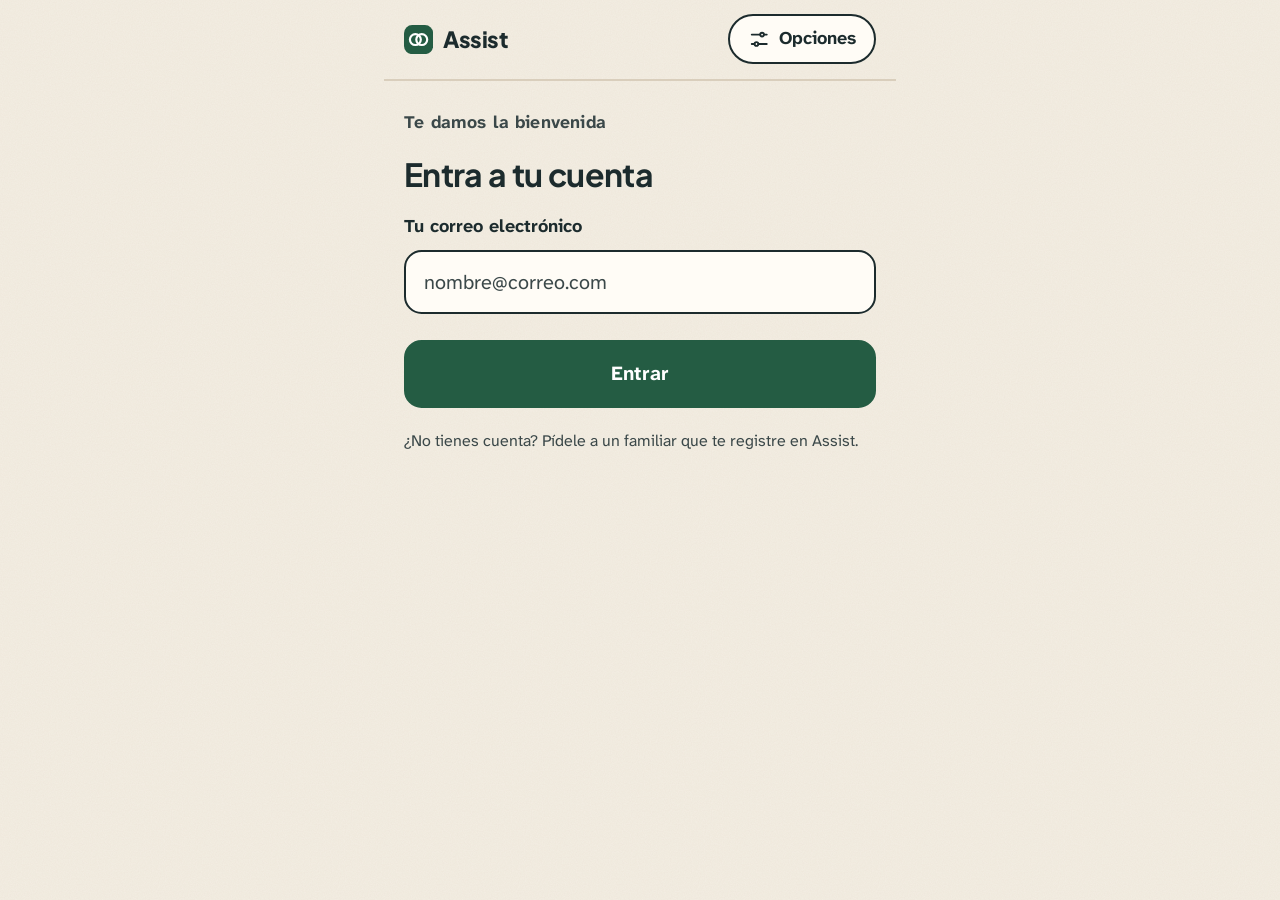
<file: mobile/index.html>
<!DOCTYPE html>
<html lang="es">

<head>
  <meta charset="UTF-8">
  <meta name="viewport" content="width=device-width, initial-scale=1, viewport-fit=cover">
  <meta name="text-scale" content="scale">
  <meta name="theme-color" content="#F4EEE3">
  <title>Assist</title>
  <link rel="icon" type="image/svg+xml"
    href="data:image/svg+xml,%3Csvg xmlns='http://www.w3.org/2000/svg' viewBox='0 0 32 32'%3E%3Crect width='32' height='32' rx='9' fill='%23245C43'/%3E%3Ccircle cx='12.5' cy='16' r='6' fill='none' stroke='%23FFFFFF' stroke-width='2.4'/%3E%3Ccircle cx='19.5' cy='16' r='6' fill='none' stroke='%23FFFFFF' stroke-width='2.4'/%3E%3C/svg%3E">
  <script>
    (function () {
      var pref = null;
      try { pref = localStorage.getItem('assist_contraste'); } catch (e) { }
      var alto = pref ? pref === 'alto' : matchMedia('(prefers-contrast: more)').matches;
      document.documentElement.dataset.contrast = alto ? 'high' : 'normal';
    })();
  </script>
  <link rel="preconnect" href="https://fonts.googleapis.com">
  <link rel="preconnect" href="https://fonts.gstatic.com" crossorigin>
  <link rel="stylesheet"
    href="https://fonts.googleapis.com/css2?family=Atkinson+Hyperlegible+Next:wght@400;600;700&family=Atkinson+Hyperlegible+Mono:wght@400;600&family=Plus+Jakarta+Sans:wght@600;700;800&display=swap">
  <link rel="stylesheet" href="styles.css?v=2">
</head>

<body>
  <div class="app">
    <header class="top">
      <span class="brand">
        <svg class="mark" viewBox="0 0 32 32" aria-hidden="true">
          <rect width="32" height="32" rx="9" />
          <circle cx="12.5" cy="16" r="6" />
          <circle cx="19.5" cy="16" r="6" />
        </svg>
        Assist
      </span>
      <button class="opts-btn" id="optsBtn" type="button" aria-haspopup="dialog" aria-controls="opts">
        <svg viewBox="0 0 24 24" aria-hidden="true">
          <path d="M4 7h9M17 7h3M4 17h3M11 17h9" />
          <circle cx="15" cy="7" r="2" />
          <circle cx="9" cy="17" r="2" />
        </svg>
        <span>Opciones</span>
      </button>
    </header>

    <main id="screen"></main>

    <details class="demo" id="demo" hidden>
      <summary>Modo prueba</summary>
      <p>Simula que un familiar pide ver la pantalla (usa el ID de un vínculo ya creado).</p>
      <div class="demo-row">
        <input id="demoVinculo" type="number" min="1" value="1" aria-label="ID del vínculo">
        <button type="button" id="demoBtn">Simular solicitud</button>
      </div>
      <p id="demoMsg" class="demo-msg" role="status"></p>
    </details>
  </div>

  <dialog class="sheet" id="opts" aria-labelledby="optsTitle">
    <div class="sheet-head">
      <h2 id="optsTitle">Opciones</h2>
      <button class="close-btn" type="button" id="optsClose">Cerrar</button>
    </div>

    <button class="toggle" id="hcSwitch" type="button" role="switch" aria-checked="false">
      <span class="toggle-text">
        <strong>Alto contraste</strong>
        <small>Letras blancas sobre fondo negro, más fáciles de leer.</small>
      </span>
      <span class="track" aria-hidden="true"><span class="knob"></span></span>
    </button>

    <p class="hint">¿Letra muy chica? Agrándala desde la configuración de tu celular, en <em>Pantalla → Tamaño de
        fuente</em>. Assist se acomoda solo.</p>

    <section class="account" id="historySection" hidden aria-labelledby="historyTitle">
      <h3 id="historyTitle">Historial de asistencias</h3>
      <ul class="rules" id="mobileHistoryList">
        <li><span>Todavía no hay sesiones registradas.</span></li>
      </ul>
    </section>

    <section class="account" id="account" hidden aria-labelledby="accountTitle">
      <h3 id="accountTitle">Tu cuenta</h3>
      <p class="account-who"><strong id="accName"></strong><br><span id="accEmail"></span></p>
      <button class="btn quiet" type="button" id="logoutBtn">
        <svg viewBox="0 0 24 24" aria-hidden="true">
          <path d="M14 4h4a2 2 0 0 1 2 2v12a2 2 0 0 1-2 2h-4M10 16l-4-4 4-4M6 12h10" />
        </svg>
        Salir de esta cuenta
      </button>
    </section>
  </dialog>

  <script src="app.js"></script>
</body>

</html>
</file>
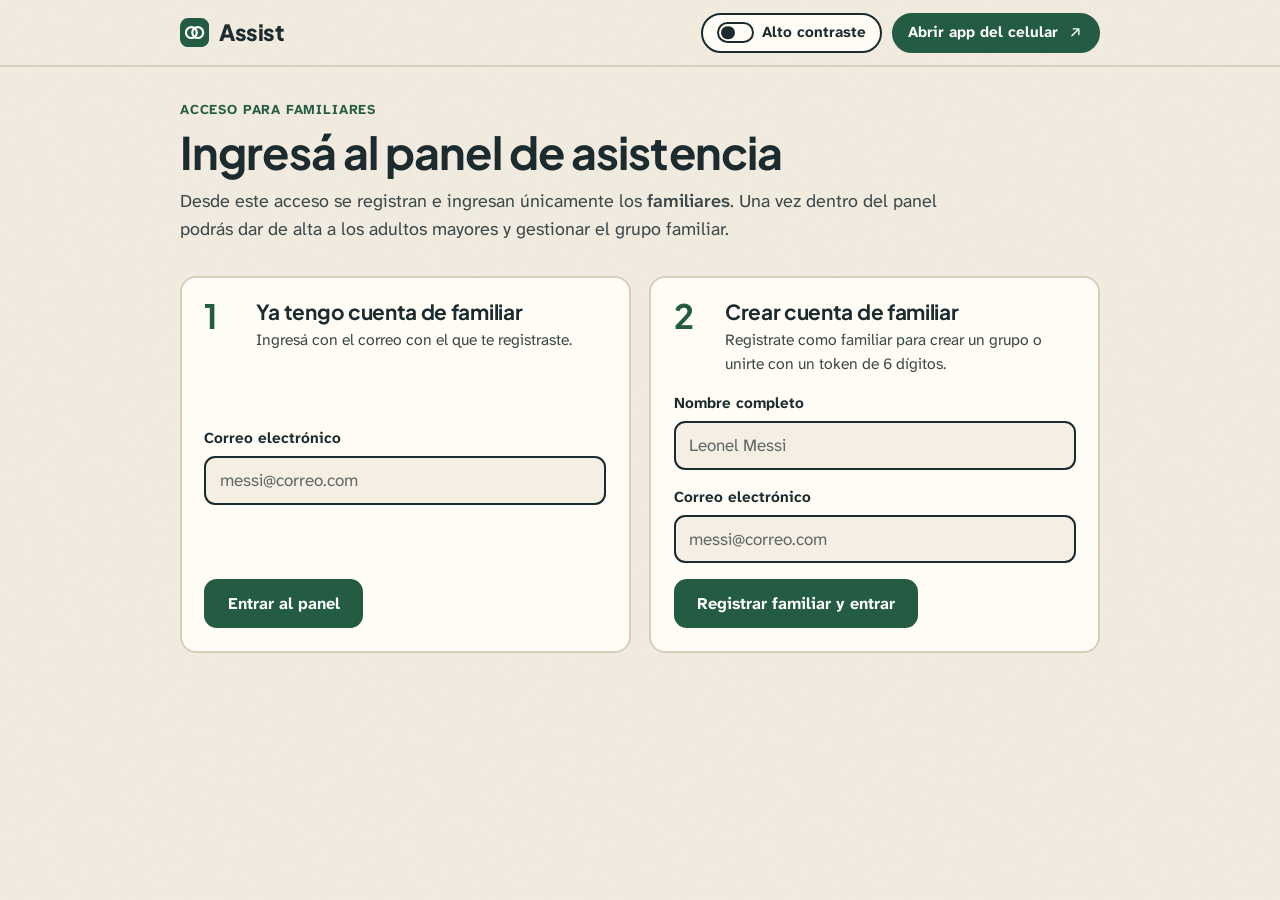
<file: login.html>
<!DOCTYPE html>
<html lang="es">

<head>
    <meta charset="UTF-8">
    <meta name="viewport" content="width=device-width, initial-scale=1, viewport-fit=cover">
    <meta name="text-scale" content="scale">
    <title>Assist · Ingreso Familiar</title>
    <link rel="icon" type="image/svg+xml" href="data:image/svg+xml,%3Csvg xmlns='http://www.w3.org/2000/svg' viewBox='0 0 32 32'%3E%3Crect width='32' height='32' rx='9' fill='%23245C43'/%3E%3Ccircle cx='12.5' cy='16' r='6' fill='none' stroke='%23FFFFFF' stroke-width='2.4'/%3E%3Ccircle cx='19.5' cy='16' r='6' fill='none' stroke='%23FFFFFF' stroke-width='2.4'/%3E%3C/svg%3E">
    <script>
        (function () {
            var pref = null;
            try { pref = localStorage.getItem('assist_contraste'); } catch (e) { }
            var alto = pref ? pref === 'alto' : matchMedia('(prefers-contrast: more)').matches;
            document.documentElement.dataset.contrast = alto ? 'high' : 'normal';
        })();
        (function () {
            try {
                var raw = localStorage.getItem('assist_sesion_familiar');
                var u = raw ? JSON.parse(raw) : null;
                if (u && u.id && u.rol === 'familiar') {
                    window.location.replace('/panel');
                }
            } catch (e) { }
        })();
    </script>
    <link rel="preconnect" href="https://fonts.googleapis.com">
    <link rel="preconnect" href="https://fonts.gstatic.com" crossorigin>
    <link rel="stylesheet"
        href="https://fonts.googleapis.com/css2?family=Atkinson+Hyperlegible+Next:wght@400;600;700&family=Atkinson+Hyperlegible+Mono:wght@400;600&family=Plus+Jakarta+Sans:wght@600;700;800&display=swap">
    <link rel="stylesheet" href="panel.css?v=4">
</head>

<body>
    <header class="top">
        <div class="top-in">
            <span class="brand">
                <svg class="mark" viewBox="0 0 32 32" aria-hidden="true">
                    <rect width="32" height="32" rx="9" />
                    <circle cx="12.5" cy="16" r="6" />
                    <circle cx="19.5" cy="16" r="6" />
                </svg>
                Assist
            </span>
            <div class="top-actions">
                <button class="chip" id="hcSwitch" type="button" role="switch" aria-checked="false">
                    <span class="track" aria-hidden="true"><span class="knob"></span></span>
                    Alto contraste
                </button>
                <a class="chip primary-chip" href="/mobile/" target="_blank" rel="noopener">
                    Abrir app del celular
                    <svg viewBox="0 0 24 24" aria-hidden="true">
                        <path d="M7 17 17 7M9 7h8v8" />
                    </svg>
                </a>
            </div>
        </div>
    </header>

    <div class="page">
        <section class="intro">
            <p class="kicker">Acceso para familiares</p>
            <h1>Ingresá al panel de asistencia</h1>
            <p class="lead">Desde este acceso se registran e ingresan únicamente los <strong>familiares</strong>. Una vez dentro del panel podrás dar de alta a los adultos mayores y gestionar el grupo familiar.</p>
        </section>

        <div class="layout-full">
            <main class="steps">
                <div class="assist-grid">
                    <!-- Iniciar sesión como familiar -->
                    <form class="card" id="formLoginFamiliar" novalidate>
                        <header class="card-head">
                            <span class="num" aria-hidden="true">1</span>
                            <div>
                                <h2>Ya tengo cuenta de familiar</h2>
                                <p>Ingresá con el correo con el que te registraste.</p>
                            </div>
                        </header>
                        <div class="field-wrap">
                            <label for="loginEmail">Correo electrónico</label>
                            <input class="field" type="email" id="loginEmail" placeholder="messi@correo.com" required>
                        </div>
                        <button class="btn primary" type="submit">Entrar al panel</button>
                        <p class="helper-pill" id="loginError" hidden style="margin-top:0.65rem;color:#b42318;"></p>
                    </form>

                    <!-- Crear cuenta solo de familiar -->
                    <form class="card" id="formRegistroFamiliar" novalidate>
                        <header class="card-head">
                            <span class="num" aria-hidden="true">2</span>
                            <div>
                                <h2>Crear cuenta de familiar</h2>
                                <p>Registrate como familiar para crear un grupo o unirte con un token de 6 dígitos.</p>
                            </div>
                        </header>
                        <div class="field-wrap">
                            <label for="regNombre">Nombre completo</label>
                            <input class="field" type="text" id="regNombre" placeholder="Leonel Messi" required>
                        </div>
                        <div class="field-wrap">
                            <label for="regEmail">Correo electrónico</label>
                            <input class="field" type="email" id="regEmail" placeholder="messi@correo.com" required>
                        </div>
                        <button class="btn primary" type="submit">Registrar familiar y entrar</button>
                        <p class="helper-pill" id="regError" hidden style="margin-top:0.65rem;color:#b42318;"></p>
                    </form>
                </div>
            </main>
        </div>
    </div>

    <script>
        const API_URL = window.location.protocol.startsWith('http')
            ? window.location.origin
            : 'http://localhost:8000';
        const CLAVE_SESION_FAM = 'assist_sesion_familiar';
        const $ = id => document.getElementById(id);
        const emailValido = e => /^[A-Za-z0-9._%+\-]+@[A-Za-z0-9\-]+(\.[A-Za-z0-9\-]+)*\.[A-Za-z]{2,}$/.test(e);

        function guardarYEntrar(usuario) {
            localStorage.setItem(CLAVE_SESION_FAM, JSON.stringify({
                id: usuario.id,
                nombre: usuario.nombre,
                email: usuario.email,
                rol: 'familiar'
            }));
            window.location.href = '/panel';
        }

        $('formLoginFamiliar').onsubmit = async ev => {
            ev.preventDefault();
            const errBox = $('loginError');
            errBox.hidden = true;
            const email = $('loginEmail').value.trim();
            if (!email) {
                errBox.textContent = 'Ingresá tu correo electrónico.';
                errBox.hidden = false;
                return;
            }
            const btn = ev.target.querySelector('button[type="submit"]');
            btn.disabled = true;
            try {
                const r = await fetch(`${API_URL}/usuarios/ingresar/`, {
                    method: 'POST',
                    headers: { 'Content-Type': 'application/json' },
                    body: JSON.stringify({ email })
                });
                const data = await r.json().catch(() => ({}));
                if (!r.ok) {
                    throw new Error(data.detail || 'No pudimos iniciar sesión.');
                }
                if (data.rol !== 'familiar') {
                    throw new Error('Ese correo pertenece a un adulto mayor. Esta pantalla es exclusiva para familiares.');
                }
                guardarYEntrar(data);
            } catch (err) {
                errBox.textContent = err.message;
                errBox.hidden = false;
            } finally {
                btn.disabled = false;
            }
        };

        $('formRegistroFamiliar').onsubmit = async ev => {
            ev.preventDefault();
            const errBox = $('regError');
            errBox.hidden = true;
            const nombre = $('regNombre').value.trim();
            const email = $('regEmail').value.trim();
            if (!nombre || !email) {
                errBox.textContent = 'Completá tu nombre y correo electrónico.';
                errBox.hidden = false;
                return;
            }
            if (!emailValido(email)) {
                errBox.textContent = 'Ingresá un correo válido, por ejemplo nombre@correo.com.';
                errBox.hidden = false;
                $('regEmail').focus();
                return;
            }
            const btn = ev.target.querySelector('button[type="submit"]');
            btn.disabled = true;
            try {
                const r = await fetch(`${API_URL}/usuarios/`, {
                    method: 'POST',
                    headers: { 'Content-Type': 'application/json' },
                    body: JSON.stringify({ nombre, email, rol: 'familiar' })
                });
                const data = await r.json().catch(() => ({}));
                if (!r.ok) {
                    throw new Error(data.detail || 'No se pudo registrar el familiar.');
                }
                guardarYEntrar({ id: data.id, nombre: data.nombre, email, rol: 'familiar' });
            } catch (err) {
                errBox.textContent = err.message;
                errBox.hidden = false;
            } finally {
                btn.disabled = false;
            }
        };

        const $hc = $('hcSwitch');
        const aplicarContraste = alto => {
            document.documentElement.dataset.contrast = alto ? 'high' : 'normal';
            $hc.setAttribute('aria-checked', String(alto));
        };
        aplicarContraste(document.documentElement.dataset.contrast === 'high');
        $hc.onclick = () => {
            const alto = $hc.getAttribute('aria-checked') !== 'true';
            aplicarContraste(alto);
            try { localStorage.setItem('assist_contraste', alto ? 'alto' : 'normal'); } catch (e) { }
        };
    </script>
</body>

</html>
</file>
<file: mobile/styles.css>
/* Assist móvil
   Reglas de la casa:
   - Todo se mide en rem/em: si la persona agranda la letra o hace zoom, la
     interfaz crece con ella y se reacomoda en vez de cortarse.
   - Los colores viven en variables: el alto contraste solo las reemplaza. */

:root{
  --bg:#F4EEE3; --surface:#FFFCF6; --ink:#1C2B2D; --ink-2:#3B4849;
  --line:#D9CEBC; --line-strong:#1C2B2D;
  --primary:#245C43; --primary-hover:#1B4A35; --primary-ink:#FFFFFF;
  --stop:#A8321F; --stop-ink:#FFFFFF;
  --wait:#9A5B0B; --ok-bg:#E3EEE6; --err-bg:#F8E4DE;
  --focus:#1D4ED8; --backdrop:rgb(28 43 45 / .5);
  --bw:2px; --radius:1.1rem;
  --display:'Plus Jakarta Sans',system-ui,-apple-system,'Segoe UI',sans-serif;
  --text:'Atkinson Hyperlegible Next','Atkinson Hyperlegible',system-ui,-apple-system,'Segoe UI',sans-serif;
  --grain:url("data:image/svg+xml,%3Csvg xmlns='http://www.w3.org/2000/svg' width='180' height='180'%3E%3Cfilter id='n'%3E%3CfeTurbulence type='fractalNoise' baseFrequency='.85' numOctaves='2' stitchTiles='stitch'/%3E%3CfeColorMatrix values='0 0 0 0 .35 0 0 0 0 .28 0 0 0 0 .2 0 0 0 .08 0'/%3E%3C/filter%3E%3Crect width='100%25' height='100%25' filter='url(%23n)'/%3E%3C/svg%3E");
  color-scheme:light;
}

/* Alto contraste: blanco y amarillo sobre negro (todos los textos superan 7:1, nivel AAA). */
:root[data-contrast="high"]{
  --bg:#000000; --surface:#000000; --ink:#FFFFFF; --ink-2:#FFFFFF;
  --line:#FFFFFF; --line-strong:#FFFFFF;
  --primary:#FFE600; --primary-hover:#FFF27A; --primary-ink:#000000;
  --stop:#FFB4A6; --stop-ink:#000000;
  --wait:#FFE600; --ok-bg:#000000; --err-bg:#000000;
  --focus:#00E5FF; --backdrop:rgb(0 0 0 / .85);
  --bw:3px; --grain:none;
  color-scheme:dark;
}

*{box-sizing:border-box;margin:0}
[hidden]{display:none!important}
html{font-size:100%;-webkit-text-size-adjust:100%;text-size-adjust:100%}
/* iPhone: toma el tamaño de "Texto más grande" de Ajustes (Dynamic Type). */
@supports (font:-apple-system-body) and (-webkit-touch-callout:none){
  html{font:-apple-system-body}
}
body{
  font-family:var(--text);font-size:1.125rem;line-height:1.55;color:var(--ink);
  background:var(--bg) var(--grain);min-height:100dvh;
  overflow-wrap:break-word;
}
button,input,select,textarea{font:inherit;color:inherit}
svg{fill:none;stroke:currentColor;stroke-width:2;stroke-linecap:round;stroke-linejoin:round}

.app{
  container-type:inline-size;
  max-width:32rem;min-height:100dvh;margin:0 auto;display:flex;flex-direction:column;
}

/* ---------- Encabezado ---------- */
.top{
  display:flex;flex-wrap:wrap;justify-content:space-between;align-items:center;gap:.75rem 1rem;
  padding:calc(.9rem + env(safe-area-inset-top)) 1.25rem .9rem;
  border-bottom:var(--bw) solid var(--line);
}
.brand{display:inline-flex;align-items:center;gap:.45em;font-family:var(--display);font-weight:800;font-size:1.4rem;letter-spacing:-.02em}
.mark{width:1.3em;height:1.3em}
.mark rect{fill:var(--primary);stroke:none}
.mark circle{stroke:var(--primary-ink);stroke-width:2.4}
.opts-btn{
  display:inline-flex;align-items:center;gap:.5em;min-height:2.75em;padding:.5em 1em;
  border:var(--bw) solid var(--line-strong);border-radius:999px;background:var(--surface);
  font-weight:700;cursor:pointer;max-width:100%;
}
.opts-btn svg{width:1.25em;height:1.25em}

#screen{flex:1;display:flex;flex-direction:column;padding:1.75rem 1.25rem calc(1.5rem + env(safe-area-inset-bottom))}
#screen:focus{outline:none}

/* ---------- Tipografía y bloques ---------- */
.stack{display:flex;flex-direction:column;gap:1.25rem;flex:1}
.center{align-items:center;text-align:center;justify-content:center}
.kicker{font-weight:700;font-size:1.1rem;color:var(--ink-2);letter-spacing:.01em}
h1{font-family:var(--display);font-weight:700;font-size:2rem;line-height:1.15;letter-spacing:-.02em;hyphens:auto}
h1:focus{outline:none}
.lead{color:var(--ink-2);font-size:1.125rem;line-height:1.6}
.lead strong,.small strong{font-weight:600}
.small{font-size:1rem}

/* Ilustración "familiar → tu teléfono" */
.request{display:flex;align-items:center;justify-content:center;gap:.9rem;margin-block:.25rem}
.avatar{
  width:2.7em;height:2.7em;flex:none;border-radius:50%;display:grid;place-items:center;
  background:var(--ink);color:var(--bg);font-family:var(--display);font-size:1.6rem;font-weight:700;line-height:1;
}
.link{flex:0 1 2.5rem;min-width:1rem;border-top:.25rem dotted var(--wait)}
.link.on{border-top-style:solid;border-color:var(--primary)}
.phone{
  width:3.25em;height:5.25em;flex:none;border:.25em solid var(--ink);border-radius:.8em;
  display:grid;place-items:center;background:var(--surface);
}
.phone svg{width:1.6em;height:1.6em}
.phone.on{border-color:var(--primary);color:var(--primary)}

.rules{list-style:none;padding:0;background:var(--surface);border:var(--bw) solid var(--line);border-radius:var(--radius)}
.rules li{display:flex;gap:.85rem;align-items:flex-start;padding:.9rem 1rem}
.rules li+li{border-top:var(--bw) solid var(--line)}
.ic{
  flex:none;width:1.6em;height:1.6em;border-radius:50%;display:grid;place-items:center;
  font-weight:700;font-size:.95rem;line-height:1;margin-top:.1em;
}
.ic.yes{background:var(--primary);color:var(--primary-ink)}
.ic.no{background:var(--ink-2);color:var(--bg)}

/* ---------- Botones ---------- */
.actions{display:flex;flex-direction:column;gap:.75rem;margin-top:auto;padding-top:.5rem}
/* El botón para cortar la sesión queda siempre a la vista, aunque la letra sea enorme y haya que desplazarse. */
.actions.sticky{position:sticky;bottom:0;padding-block:.75rem calc(.25rem + env(safe-area-inset-bottom));background:var(--bg);margin-inline:-1.25rem;padding-inline:1.25rem;border-top:var(--bw) solid var(--line)}
.btn{
  display:inline-flex;align-items:center;justify-content:center;gap:.55em;
  font-weight:700;font-size:1.25rem;line-height:1.25;min-height:3.4em;width:100%;
  padding:.8em 1.2em;border-radius:var(--radius);
  border:var(--bw) solid var(--line-strong);background:var(--surface);color:var(--ink);
  cursor:pointer;transition:background-color .15s,transform .1s;
}
.btn svg{width:1.2em;height:1.2em;flex:none}
.btn:active{transform:scale(.985)}
.btn.primary{background:var(--primary);border-color:var(--primary);color:var(--primary-ink)}
.btn.primary:hover{background:var(--primary-hover)}
.btn.stop{background:var(--stop);border-color:var(--stop);color:var(--stop-ink)}
.btn.quiet{font-size:1.125rem;min-height:3em}
.btn[disabled]{opacity:.6;cursor:wait}
:focus-visible{outline:.25rem solid var(--focus);outline-offset:.2rem}

/* ---------- Estados ---------- */
.live{display:flex;align-items:center;gap:.75rem;background:var(--primary);color:var(--primary-ink);padding:1rem 1.1rem;border-radius:var(--radius);font-weight:700}
.dot{flex:none;width:.8em;height:.8em;border-radius:50%;background:currentColor;animation:pulse 1.6s ease-in-out infinite}
@keyframes pulse{50%{opacity:.3}}
/* Es información, no un botón: sin borde punteado, con el punto que late para indicar que espera. */
.status{
  display:inline-flex;align-items:center;gap:.6rem;padding:.45em 1.1em;
  background:var(--surface);border:var(--bw) solid var(--line);border-radius:999px;color:var(--ink);font-weight:600;
}
.status .dot{color:var(--wait)}
.note{border:var(--bw) solid var(--primary);background:var(--ok-bg);border-radius:var(--radius);padding:.9rem 1rem;font-weight:600}
.error{background:var(--err-bg);border:var(--bw) solid var(--stop);border-radius:var(--radius);padding:.9rem 1rem}
:root[data-contrast="high"] .error{border-style:dashed}

/* ---------- Formulario de ingreso ---------- */
.form{display:flex;flex-direction:column;gap:.6rem}
.form .actions{margin-top:.5rem}
label{font-weight:700}
.field{
  width:100%;min-height:3.2em;padding:.7em .9em;font-size:1.25rem;
  border:var(--bw) solid var(--line-strong);border-radius:var(--radius);background:var(--surface);
}
.field::placeholder{color:var(--ink-2);opacity:1}
/* Selector con la misma tipografía y una flecha propia, igual de grande que el resto */
select.field{
  appearance:none;-webkit-appearance:none;padding-right:2.8em;cursor:pointer;
  background-image:url("data:image/svg+xml,%3Csvg xmlns='http://www.w3.org/2000/svg' viewBox='0 0 24 24' fill='none' stroke='%231C2B2D' stroke-width='2.5' stroke-linecap='round' stroke-linejoin='round'%3E%3Cpath d='m6 9 6 6 6-6'/%3E%3C/svg%3E");
  background-repeat:no-repeat;background-position:right .9em center;background-size:1.2em;
}
:root[data-contrast="high"] select.field{
  background-image:url("data:image/svg+xml,%3Csvg xmlns='http://www.w3.org/2000/svg' viewBox='0 0 24 24' fill='none' stroke='%23FFFFFF' stroke-width='2.5' stroke-linecap='round' stroke-linejoin='round'%3E%3Cpath d='m6 9 6 6 6-6'/%3E%3C/svg%3E");
}

/* ---------- Hoja de opciones ---------- */
.sheet{
  container-type:inline-size;
  margin:auto auto 0;width:100%;max-width:32rem;max-height:100dvh;overflow:auto;
  padding:1.25rem 1.25rem calc(1.5rem + env(safe-area-inset-bottom));
  background:var(--surface);color:var(--ink);
  border:var(--bw) solid var(--line-strong);border-bottom:0;border-radius:1.5rem 1.5rem 0 0;
}
.sheet::backdrop{background:var(--backdrop)}
.sheet[open]{display:flex;flex-direction:column;gap:1.1rem;animation:sheet-in .25s cubic-bezier(.2,.7,.2,1)}
@keyframes sheet-in{from{transform:translateY(2rem);opacity:0}}
.sheet-head{display:flex;flex-wrap:wrap;justify-content:space-between;align-items:center;gap:.5rem}
.sheet h2{font-family:var(--display);font-weight:700;font-size:1.65rem;line-height:1.15;letter-spacing:-.015em}
.close-btn{min-height:2.75em;padding:.5em 1.1em;border:var(--bw) solid var(--line-strong);border-radius:999px;background:transparent;font-weight:700;cursor:pointer}

.toggle{
  display:flex;align-items:center;justify-content:space-between;gap:1rem;width:100%;text-align:left;
  padding:1rem;border:var(--bw) solid var(--line-strong);border-radius:var(--radius);background:var(--bg);cursor:pointer;
}
.toggle-text{display:flex;flex-direction:column;gap:.15rem}
.toggle-text strong{font-size:1.2rem}
.toggle-text small{font-size:.95rem;color:var(--ink-2)}
.track{flex:none;width:3.4em;height:2em;border-radius:999px;border:var(--bw) solid var(--line-strong);background:var(--surface);position:relative;transition:background-color .15s}
.knob{position:absolute;top:50%;left:.2em;width:1.4em;height:1.4em;border-radius:50%;background:var(--ink);transform:translateY(-50%);transition:left .15s}
.toggle[aria-checked="true"] .track{background:var(--primary);border-color:var(--primary)}
.toggle[aria-checked="true"] .knob{left:calc(100% - 1.6em);background:var(--primary-ink)}
.hint{font-size:1rem;color:var(--ink-2)}
.hint em{font-style:normal;font-weight:700;color:var(--ink)}

.account{display:flex;flex-direction:column;gap:.75rem;padding-top:1.1rem;border-top:var(--bw) solid var(--line)}
.account h3{font-size:1rem;letter-spacing:.06em;text-transform:uppercase;color:var(--ink-2)}
.account-who{overflow-wrap:anywhere}

/* ---------- Guía "Así funciona" (pantalla de inicio) ---------- */
.guide{margin-top:1.75rem;display:flex;flex-direction:column;gap:.9rem}
.guide h2{font-family:var(--display);font-weight:700;font-size:1.35rem;line-height:1.2;letter-spacing:-.015em}
.guide-steps li{align-items:flex-start}
.guide-text{display:flex;flex-direction:column;gap:.15rem}
.guide-text strong{font-size:1.1rem;line-height:1.3}
.guide-text span{font-size:1rem;color:var(--ink-2)}

/* ---------- Modo prueba ---------- */
.demo{margin:0 1.25rem calc(1.25rem + env(safe-area-inset-bottom));border:var(--bw) dashed var(--line);border-radius:.8rem;padding:.75rem .9rem;font-size:.95rem;color:var(--ink-2)}
.demo summary{cursor:pointer;font-weight:700;color:var(--ink)}
.demo-row{display:flex;flex-wrap:wrap;gap:.5rem;margin-top:.6rem}
.demo input{width:5.5em;padding:.6em;border:var(--bw) solid var(--line);border-radius:.6rem;background:var(--surface)}
.demo button{flex:1 1 10em;font-weight:700;border:var(--bw) solid var(--line-strong);background:var(--surface);border-radius:.6rem;padding:.6em;cursor:pointer}
.demo-msg{margin-top:.5rem;min-height:1.2em}

/* ---------- Entrada de cada pantalla ---------- */
.stack>*{animation:rise .45s cubic-bezier(.2,.7,.2,1) both}
.stack>*:nth-child(2){animation-delay:.05s}
.stack>*:nth-child(3){animation-delay:.1s}
.stack>*:nth-child(4){animation-delay:.15s}
.stack>*:nth-child(n+5){animation-delay:.2s}
.stack>.actions.sticky{animation:none}
@keyframes rise{from{opacity:0;transform:translateY(.6rem)}}

/* ---------- Letra muy grande o zoom alto ----------
   La consulta usa "em" del propio contenedor: se activa cuando el texto
   creció tanto que entran pocas letras por renglón, no según el modelo de celular. */
@container (max-width: 19em){
  .top{padding-inline:1rem}
  #screen{padding-inline:1rem}
  .actions.sticky{margin-inline:-1rem;padding-inline:1rem}
  h1{font-size:1.5rem}
  .opts-btn,.close-btn{padding-inline:.7em}
  .brand{font-size:1.3rem}
  .request{display:none}
  .center .phone{display:none}
  .btn{font-size:1.125rem;padding-inline:.8em}
  .toggle{flex-wrap:wrap}
}

@media (prefers-reduced-motion:reduce){
  *,*::before,*::after{animation:none!important;transition:none!important}
}

/* Modo de colores forzados (Windows, algunos lectores): que nada dependa solo del color. */
@media (forced-colors:active){
  .btn,.opts-btn,.close-btn,.toggle,.track,.field,.rules,.live,.note,.error{border-color:CanvasText}
  .toggle[aria-checked="true"] .track{background:Highlight;forced-color-adjust:none}
  .knob{background:CanvasText;forced-color-adjust:none}
  .dot{forced-color-adjust:none;background:CanvasText}
  .mark rect{fill:CanvasText}.mark circle{stroke:Canvas}
}
</file>
<file: panel.css>
:root{
  --bg:#F4EEE3; --surface:#FFFCF6; --ink:#1C2B2D; --ink-2:#3B4849;
  --line:#D9CEBC; --line-strong:#1C2B2D;
  --primary:#245C43; --primary-hover:#1B4A35; --primary-ink:#FFFFFF;
  --stop:#A8321F; --stop-ink:#FFFFFF;
  --alert:#D9381E; --alert-ink:#FFFFFF;
  --wait:#9A5B0B; --focus:#1D4ED8;
  --log-bg:#1C2B2D; --log-ink:#EDE6D8; --log-dim:#A9B4B0; --log-ok:#8FD3A9; --log-warn:#F2C46D; --log-err:#FF9F8F;
  --bw:2px; --radius:1rem; --col:60rem; /* ancho único de columna: header, intro y tarjetas */
  --display:'Plus Jakarta Sans',system-ui,-apple-system,'Segoe UI',sans-serif;
  --text:'Atkinson Hyperlegible Next','Atkinson Hyperlegible',system-ui,-apple-system,'Segoe UI',sans-serif;
  --mono:'Atkinson Hyperlegible Mono',ui-monospace,'Cascadia Mono',Consolas,monospace;
  --grain:url("data:image/svg+xml,%3Csvg xmlns='http://www.w3.org/2000/svg' width='180' height='180'%3E%3Cfilter id='n'%3E%3CfeTurbulence type='fractalNoise' baseFrequency='.85' numOctaves='2' stitchTiles='stitch'/%3E%3CfeColorMatrix values='0 0 0 0 .35 0 0 0 0 .28 0 0 0 0 .2 0 0 0 .08 0'/%3E%3C/filter%3E%3Crect width='100%25' height='100%25' filter='url(%23n)'/%3E%3C/svg%3E");
  color-scheme:light;
}
:root[data-contrast="high"]{
  --bg:#000; --surface:#000; --ink:#FFF; --ink-2:#FFF; --line:#FFF; --line-strong:#FFF;
  --primary:#FFE600; --primary-hover:#FFF27A; --primary-ink:#000;
  --stop:#FFB4A6; --stop-ink:#000; --alert:#FF4D30; --alert-ink:#000;
  --wait:#FFE600; --focus:#00E5FF;
  --log-bg:#000; --log-ink:#FFF; --log-dim:#FFF; --log-ok:#7CFFB2; --log-warn:#FFE600; --log-err:#FFB4A6;
  --bw:3px; --grain:none;
  color-scheme:dark;
}

*{box-sizing:border-box;margin:0}
[hidden]{display:none!important}
html{font-size:100%;-webkit-text-size-adjust:100%;text-size-adjust:100%}
body{font-family:var(--text);font-size:1.0625rem;line-height:1.55;color:var(--ink);background:var(--bg) var(--grain);overflow-wrap:break-word}
button,input{font:inherit;color:inherit}
svg{fill:none;stroke:currentColor;stroke-width:2;stroke-linecap:round;stroke-linejoin:round}
:focus-visible{outline:.22rem solid var(--focus);outline-offset:.18rem}

.top{border-bottom:var(--bw) solid var(--line);background:var(--bg) var(--grain)}
@media (min-width:64rem){.top{position:sticky;top:0;z-index:20}}
.top-in{max-width:var(--col);margin:0 auto;padding:calc(.8rem + env(safe-area-inset-top)) 1.25rem .8rem;display:flex;flex-wrap:wrap;align-items:center;justify-content:space-between;gap:.75rem 1.25rem}
.brand{display:inline-flex;align-items:center;gap:.45em;font-family:var(--display);font-weight:800;font-size:1.4rem;letter-spacing:-.02em}
.mark{width:1.3em;height:1.3em}
.mark rect{fill:var(--primary);stroke:none}
.mark circle{stroke:var(--primary-ink);stroke-width:2.4}
.top-actions{display:flex;flex-wrap:wrap;align-items:center;gap:.6rem}
.chip{
  display:inline-flex;align-items:center;gap:.55em;min-height:2.6em;padding:.4em .95em;
  border:var(--bw) solid var(--line-strong);border-radius:999px;background:var(--surface);
  font-weight:700;font-size:.95rem;color:var(--ink);text-decoration:none;cursor:pointer;
}
.chip.primary-chip{background:var(--primary);border-color:var(--primary);color:var(--primary-ink)}
.chip svg{width:1.1em;height:1.1em}
.chip:hover{background:var(--bg)}
.chip.primary-chip:hover{background:var(--primary-hover)}
.track{flex:none;width:2.4em;height:1.4em;border-radius:999px;border:var(--bw) solid var(--line-strong);position:relative}
.knob{position:absolute;top:50%;left:.15em;width:.9em;height:.9em;border-radius:50%;background:var(--ink);transform:translateY(-50%);transition:left .15s}
.chip[aria-checked="true"] .track{background:var(--primary);border-color:var(--primary)}
.chip[aria-checked="true"] .knob{left:calc(100% - 1.05em);background:var(--primary-ink)}
.api-state{display:inline-flex;align-items:center;gap:.5em;font-size:.95rem;font-weight:600;color:var(--ink-2)}
.dot{width:.7em;height:.7em;border-radius:50%;background:var(--line)}
.api-state.on .dot{background:var(--primary)}
.api-state.off .dot{background:var(--stop)}
.api-state.on,.api-state.off{color:var(--ink)}

.page{max-width:var(--col);margin:0 auto;padding:2rem 1.25rem calc(3rem + env(safe-area-inset-bottom))}

/* Banner de alerta SOS */
.push-banner{
  display:flex;flex-wrap:wrap;align-items:center;justify-content:space-between;gap:1rem;
  padding:1.1rem 1.4rem;margin-bottom:1.75rem;border:var(--bw) solid var(--stop);
  border-radius:var(--radius);background:var(--surface);box-shadow:0 6px 20px rgb(168 50 31 / .15);
}
.push-content{display:flex;flex-wrap:wrap;align-items:center;gap:.8rem;font-weight:700}
.push-badge{
  background:var(--stop);color:var(--stop-ink);padding:.25em .75em;border-radius:999px;
  font-size:.85rem;text-transform:uppercase;letter-spacing:.04em;
}

.intro{margin-bottom:2rem}
.kicker{font-weight:700;letter-spacing:.06em;text-transform:uppercase;font-size:.85rem;color:var(--primary)}
:root[data-contrast="high"] .kicker{color:var(--ink)}
h1{font-family:var(--display);font-weight:700;font-size:clamp(1.9rem,1.35rem + 2vw,2.8rem);line-height:1.12;letter-spacing:-.02em;margin:.4rem 0 .7rem}
.lead{color:var(--ink-2);font-size:1.125rem;max-width:50rem;margin-bottom:1.4rem}
.intro h1:first-child{margin-top:0}
/* Negritas dentro de frases: un poco más finas para que no se ensanchen */
.lead strong,.guide-step p strong,.card-head p strong,.card-desc strong,.step-flow-hint strong{font-weight:600}

/* Guía rápida de 3 pasos */
.QuickGuide{
  display:grid;gap:1rem;grid-template-columns:repeat(auto-fit,minmax(min(100%,16rem),1fr));
  background:var(--surface);border:var(--bw) solid var(--line-strong);border-radius:var(--radius);
  padding:1.1rem 1.25rem;
}
.guide-step{display:flex;flex-direction:column;gap:.25rem}
.guide-num{
  align-self:flex-start;font-family:var(--mono);font-size:.78rem;font-weight:700;
  text-transform:uppercase;letter-spacing:.05em;padding:.15em .55em;border-radius:999px;
  background:var(--primary);color:var(--primary-ink);
}
.guide-step strong{font-size:1.05rem;margin-top:.15rem}
.guide-step p{font-size:.94rem;color:var(--ink-2);line-height:1.45}

/* Layout a ancho completo para centrar las cajas */
.layout-full{display:flex;flex-direction:column;gap:1.5rem;margin:0 auto}
.steps{display:flex;flex-direction:column;gap:1.15rem}

/* Separadores de Fase */
.phase-header{
  display:flex;flex-wrap:wrap;align-items:center;justify-content:space-between;gap:.5rem 1rem;
  padding:.65rem 1rem;margin-top:.4rem;background:var(--surface);
  border-left:.35rem solid var(--primary);border-radius:.5rem;
}
.phase-tag{font-weight:700;text-transform:uppercase;letter-spacing:.05em;font-size:.85rem;color:var(--primary)}
:root[data-contrast="high"] .phase-tag{color:var(--ink)}
.phase-header p{font-size:.95rem;color:var(--ink-2)}

.assist-grid{display:grid;gap:1.15rem;grid-template-columns:repeat(auto-fit,minmax(min(100%,22rem),1fr));align-items:stretch}
.assist-grid .card{display:flex;flex-direction:column;justify-content:space-between}

.card{
  background:var(--surface);border:var(--bw) solid var(--line);border-radius:var(--radius);
  padding:1.35rem 1.4rem 1.45rem;display:flex;flex-direction:column;gap:1rem;
}
.card-head{display:flex;gap:.9rem;align-items:flex-start}
.card-head-flex{display:flex;flex-wrap:wrap;justify-content:space-between;align-items:center;gap:.8rem;flex:1}
.num{
  flex:none;font-family:var(--display);font-weight:700;font-size:2.1rem;line-height:.9;
  color:var(--primary);font-variant-numeric:lining-nums;min-width:1.1em;
}
:root[data-contrast="high"] .num{color:var(--ink)}
.card h2{font-family:var(--display);font-weight:700;font-size:1.3rem;line-height:1.2;letter-spacing:-.015em}
.card-head p{color:var(--ink-2);margin-top:.2rem;font-size:.98rem}

.step-flow-hint{
  display:flex;flex-wrap:wrap;align-items:center;gap:.4rem .6rem;
  font-size:.92rem;color:var(--ink-2);background:var(--bg);
  padding:.55rem .8rem;border-radius:.6rem;border:1px dashed var(--line-strong);
}

.grid-2,.grid-3{display:grid;gap:.9rem;grid-template-columns:repeat(auto-fit,minmax(min(100%,12em),1fr))}
.field-wrap{display:flex;flex-direction:column;gap:.35rem;border:0;padding:0;min-width:0}
.field-wrap.narrow{max-width:16em}
label,legend{font-weight:700;font-size:.95rem}
.label-hint{font-weight:400;font-size:.85rem;color:var(--primary)}
:root[data-contrast="high"] .label-hint{color:var(--ink)}
legend{padding:0;margin-bottom:.35rem}
.field{
  width:100%;min-height:2.85em;padding:.5em .8em;border:var(--bw) solid var(--line-strong);
  border-radius:.7rem;background:var(--bg);
}

.card-actions-row{display:flex;flex-wrap:wrap;align-items:center;justify-content:space-between;gap:.8rem 1rem}
.helper-pill{
  font-size:.9rem;font-weight:700;color:var(--primary);background:var(--bg);
  padding:.45em .85em;border-radius:999px;border:var(--bw) solid var(--primary);
}
:root[data-contrast="high"] .helper-pill{color:var(--ink);border-color:var(--ink)}

.seg{display:flex;flex-wrap:wrap;border:var(--bw) solid var(--line-strong);border-radius:.7rem;overflow:hidden}
.seg label{flex:1 1 auto;display:flex;font-size:inherit}
.seg input{position:absolute;opacity:0;pointer-events:none}
.seg span{flex:1;display:flex;align-items:center;justify-content:center;text-align:center;min-height:2.75em;padding:.45em .8em;cursor:pointer;font-weight:600}
.seg label+label span{border-left:var(--bw) solid var(--line-strong)}
.seg input:checked+span{background:var(--ink);color:var(--bg)}

.btn{
  align-self:flex-start;display:inline-flex;align-items:center;justify-content:center;gap:.5em;
  min-height:2.95em;padding:.6em 1.3em;border-radius:.8rem;font-weight:700;font-size:1.02rem;cursor:pointer;
  border:var(--bw) solid var(--line-strong);background:var(--surface);transition:background-color .15s,transform .1s;
}
.btn:active{transform:scale(.985)}
.btn[disabled]{opacity:.55;cursor:not-allowed}
.btn.primary{background:var(--primary);border-color:var(--primary);color:var(--primary-ink)}
.btn.primary:hover:not([disabled]){background:var(--primary-hover)}
.btn.alert{background:var(--alert);border-color:var(--alert);color:var(--alert-ink)}
.btn.stop{background:var(--stop);border-color:var(--stop);color:var(--stop-ink)}

.qr{display:flex;flex-wrap:wrap;align-items:center;gap:1rem;padding:1rem;border:var(--bw) dashed var(--primary);border-radius:.8rem;background:var(--bg)}
.qr img{width:8.5em;height:8.5em;image-rendering:pixelated;background:#fff;border-radius:.4rem;padding:.25em}
.qr figcaption{flex:1 1 12em;color:var(--ink-2);font-size:.95rem}
.qr code{font-family:var(--mono);font-size:.8rem;color:var(--ink);overflow-wrap:anywhere}

.session{display:flex;flex-wrap:wrap;align-items:center;justify-content:space-between;gap:.9rem;padding:.95rem;border:var(--bw) solid var(--line);border-radius:.8rem;background:var(--bg)}
.session-state{display:flex;flex-wrap:wrap;align-items:center;gap:.6rem;flex:1 1 12em}
.session .btn{align-self:center}
.badge{font-weight:700;font-size:.82rem;letter-spacing:.04em;text-transform:uppercase;padding:.25em .7em;border-radius:999px;border:var(--bw) solid currentColor}
.badge.wait{color:var(--wait);border-style:dashed}
.badge.live{background:var(--primary);color:var(--primary-ink);border-color:var(--primary)}
.badge.off{color:var(--ink-2)}

/* Mapa de ubicación (Leaflet) */
.map-wrap{display:flex;flex-direction:column;gap:.5rem}
.map-canvas{width:100%;height:16rem;border-radius:.8rem;border:var(--bw) solid var(--line-strong);z-index:1}
.map-coords{font-family:var(--mono);font-size:.85rem;color:var(--ink-2)}

/* Tabla de historial y auditoría */
.table-wrap{overflow-x:auto;border:var(--bw) solid var(--line);border-radius:.8rem}
.hist-table{width:100%;border-collapse:collapse;font-size:.95rem;text-align:left}
.hist-table th,.hist-table td{padding:.65rem .85rem;border-bottom:1px solid var(--line)}
.hist-table th{background:var(--bg);font-weight:700}
.hist-status{font-family:var(--mono);font-size:.82rem}

/* Modal flotante para el Registro Técnico */
.log-modal{
  position:fixed;inset:0;z-index:100;background:rgb(0 0 0 / .6);
  display:grid;place-items:center;padding:1.5rem;animation:fade-in .2s ease-out;
}
.log-modal-content{
  width:100%;max-width:48rem;max-height:85vh;background:var(--log-bg);color:var(--log-ink);
  border-radius:var(--radius);display:flex;flex-direction:column;overflow:hidden;
  border:var(--bw) solid var(--line-strong);box-shadow:0 12px 35px rgb(0 0 0 / .3);
}
@keyframes fade-in{from{opacity:0}}
.log-head{display:flex;flex-wrap:wrap;justify-content:space-between;align-items:center;gap:1rem;padding:1rem 1.2rem;border-bottom:1px solid rgb(255 255 255 / .14)}
.log-head h2{font-family:var(--display);font-weight:700;font-size:1.2rem}
.log-head-actions{display:flex;align-items:center;gap:1rem}
.link-btn{background:none;border:0;color:var(--log-dim);text-decoration:underline;text-underline-offset:.2em;cursor:pointer;font-weight:600;min-height:2.4em;padding:0 .2em}
.close-btn{background:none;border:0;color:var(--log-ink);font-weight:700;cursor:pointer;font-size:1rem;padding:.2em .5em}
.log-list{list-style:none;padding:.4rem 0;margin:0;overflow:auto;flex:1}
.log-empty{padding:1rem 1.2rem;color:var(--log-dim)}
.log-item{padding:.8rem 1.2rem;border-left:.3rem solid var(--log-ok)}
.log-item+.log-item{border-top:1px solid rgb(255 255 255 / .08)}
.log-item.warn{border-left-color:var(--log-warn)}
.log-item.err{border-left-color:var(--log-err)}
.log-meta{display:flex;justify-content:space-between;gap:1rem;font-size:.85rem;color:var(--log-dim);margin-bottom:.3rem}
.log-tag{font-weight:700;color:var(--log-ink)}
.log-item pre{font-family:var(--mono);font-size:.85rem;line-height:1.5;white-space:pre-wrap;overflow-wrap:anywhere}

/* --- Paso 05 (SOS): campo + botón alineados en una sola fila --- */
#formAyuda .card-actions-row{
  display:flex;
  flex-wrap:wrap;
  align-items:flex-end;            /* el botón se apoya en la base del input, no en el centro de label+input */
  justify-content:space-between;
  gap:1rem 1.25rem;
}
#formAyuda .card-actions-row .field-wrap.narrow{
  flex:1 1 15rem;
  max-width:none;
}
/* Input y botón con exactamente la misma altura y el mismo radio */
#formAyuda .field,
#formAyuda .btn.alert{
  height:3rem;
  min-height:3rem;
  border-radius:.7rem;
}
#formAyuda .btn.alert{
  align-self:flex-end;
  flex:0 0 auto;
  padding:0 1.6rem;
  white-space:nowrap;
  box-shadow:0 4px 14px rgb(217 56 30 / .28);
}
#formAyuda .btn.alert:hover{filter:brightness(.9)}
:root[data-contrast="high"] #formAyuda .btn.alert{box-shadow:none}
:root[data-contrast="high"] #formAyuda .btn.alert:hover{filter:brightness(1.15)}

/* En pantallas angostas el botón pasa abajo y ocupa todo el ancho */
@media (max-width:34rem){
  #formAyuda .btn.alert{width:100%}
}

/* =========================================================
   Grupo familiar: componentes que el HTML usaba sin estilo
   ========================================================= */

/* Etiquetas y chips de estado (los modificadores is-* son opcionales, se activan desde JS) */
.step-tag{display:block;font-family:var(--mono);font-size:.78rem;font-weight:700;letter-spacing:.05em;text-transform:uppercase;color:var(--primary);margin-bottom:.15rem}
:root[data-contrast="high"] .step-tag{color:var(--ink)}
.pill{display:inline-flex;align-items:center;gap:.5em;padding:.4em .9em;border:var(--bw) solid var(--line);border-radius:999px;background:var(--bg);font-size:.88rem;font-weight:700;line-height:1.3;color:var(--ink-2)}
:root[data-contrast="high"] .pill{color:var(--ink)}
.pill.is-ok{border-color:var(--primary);color:var(--primary)}
.pill.is-warn{border-color:var(--wait);color:var(--wait)}
.pill.is-error{border-color:var(--stop);color:var(--stop)}
.card-head>.pill{flex:none;margin-left:auto;white-space:nowrap}
/* Resumen del grupo (arriba del panel) */
.group-summary{
  display:grid;gap:.9rem 1.5rem;grid-template-columns:repeat(auto-fit,minmax(11rem,1fr));
  margin-bottom:1.4rem;padding:1rem 1.25rem;background:var(--surface);
  border:var(--bw) solid var(--line);border-radius:var(--radius);
}
.gs-item{display:flex;flex-direction:column;gap:.15rem;min-width:0}
.gs-label{font-size:.86rem;font-weight:600;color:var(--ink-2)}
.gs-value{font-weight:700;overflow-wrap:anywhere}
.gs-sub{font-weight:400;font-size:.88rem;color:var(--ink-2)}
.gs-value code{font-family:var(--mono);font-size:.95rem;letter-spacing:.06em}
.gs-msg{grid-column:1/-1;font-weight:700}

/* Textos y cajas de resultado */
.card-desc,.muted{color:var(--ink-2);font-size:.95rem}
.result-box{padding:.65rem .9rem;border:1px dashed var(--primary);border-radius:.6rem;background:var(--bg);font-size:.92rem;overflow-wrap:anywhere}

/* Sub-formularios: dos paneles parejos, con el botón siempre abajo */
.sub-box{display:flex;flex-direction:column;gap:.9rem}
.sub-box h3{font-family:var(--display);font-weight:700;font-size:1.1rem;line-height:1.25}
.grid-2>.sub-box{padding:1.1rem;border:var(--bw) solid var(--line);border-radius:.9rem}
.sub-box>.btn{align-self:stretch;margin-top:auto}

/* Filas "campos + botón": el botón se apoya en la base de los inputs */
.row-inline{display:flex;flex-wrap:wrap;align-items:flex-end;gap:.9rem}
.row-inline .field-wrap{flex:1 1 9rem}
.row-inline .field,.row-inline .btn{min-height:3rem}
.row-inline .btn{align-self:flex-end;flex:0 0 auto}

/* Botón secundario y campos de solo lectura */
.btn.ghost{background:transparent}
.btn.ghost:hover:not([disabled]){background:var(--bg)}
.field::placeholder{color:var(--ink-2);opacity:.8}
.field[readonly]{border-style:dashed;background:transparent;color:var(--ink-2)}

/* Tabla de integrantes */
.hist-table th{white-space:nowrap}
.hist-table td{vertical-align:middle}
.hist-table tbody tr:last-child td{border-bottom:0}
.hist-table td[colspan]{padding:1.25rem;text-align:center;color:var(--ink-2)}

@media (max-width:34rem){
  .row-inline .btn{flex:1 1 100%}
}

/* =========================================================
   Índice de progreso fijo (solo informa; nunca oculta tarjetas)
   ========================================================= */
:root{--top-h:0px;--nav-h:0px}
@media (prefers-reduced-motion:no-preference){html{scroll-behavior:smooth}}
.steps .card,.steps .phase-header{scroll-margin-top:calc(var(--top-h) + var(--nav-h) + 1rem)}

.progress{position:sticky;top:var(--top-h);z-index:15;padding:.5rem 0;background:var(--bg) var(--grain)}
.progress-in{display:flex;align-items:center;gap:.5rem .9rem;padding:.45rem .6rem;background:var(--surface);border:var(--bw) solid var(--line-strong);border-radius:var(--radius)}
.progress-sum{flex:none;padding-left:.4rem;font-size:.85rem;font-weight:700;color:var(--ink-2)}
.progress-list{list-style:none;padding:0;margin:0;display:flex;flex:1;gap:.25rem;overflow-x:auto;scrollbar-width:thin}
.progress-list li{flex:1 0 auto}
.p-link{display:flex;align-items:center;gap:.5rem;min-height:2.6rem;padding:.3rem .6rem;border:var(--bw) solid transparent;border-radius:.7rem;color:var(--ink);text-decoration:none;white-space:nowrap}
.p-link:hover{background:var(--bg)}
.p-link[aria-current="step"]{border-color:var(--line-strong);background:var(--bg)}
.p-dot{flex:none;width:1.6rem;height:1.6rem;display:grid;place-items:center;border:var(--bw) solid var(--line-strong);border-radius:50%;font-family:var(--mono);font-size:.7rem;font-weight:700}
.p-text{display:flex;flex-direction:column;line-height:1.15}
.p-label{font-size:.88rem;font-weight:700}
.p-state{font-size:.8rem;color:var(--ink-2)}
.progress-list [data-state="hecho"] .p-dot{background:var(--primary);border-color:var(--primary);color:var(--primary-ink)}
.progress-list [data-state="curso"] .p-dot{border-style:dashed;border-color:var(--wait);color:var(--wait)}
.progress-list [data-state="curso"] .p-state{color:var(--wait);font-weight:700}
@media (max-width:40rem){.progress-sum{display:none}}

/* Pasos opcionales o a demanda: no se ven como pendientes y quedan separados de la configuración */
.progress-list [data-state="libre"] .p-dot{border-style:dotted}
.progress-list [data-paso="formSesion"]{margin-left:.35rem;padding-left:.5rem;border-left:var(--bw) solid var(--line)}

/* =========================================================
   Responsive — breakpoints de los dispositivos más comunes
   ≤30rem   celulares (360 · 390 · 412 · 430 px)
   ≤40rem   celulares grandes y en horizontal
   <48rem   debajo de tablet (≤767 px)  ·  ≥48rem tablets (768 · 820 px)
   ≥64rem   notebooks (1024 · 1280 · 1366 px)
   ≥90rem   monitores (1440 · 1536 px)
   ≥120rem  Full HD y 2K (1920 px en adelante)
   ========================================================= */
:root{--gutter:1.25rem}
.top-in,.page{padding-left:max(var(--gutter),env(safe-area-inset-left));padding-right:max(var(--gutter),env(safe-area-inset-right))}

/* Las tablas se desplazan dentro de su caja en vez de aplastarse */
.hist-table{min-width:36rem}
#tablaMiembrosGrupo{min-width:44rem}

/* Barra de progreso: se desliza con el dedo y cada paso se centra */
.progress-list{position:relative;scroll-snap-type:x proximity}
.progress-list li{scroll-snap-align:center}

/* Pantallas táctiles: objetivos de toque de al menos 44 px */
@media (pointer:coarse){
  .chip,.close-btn,.link-btn{min-height:2.75rem}
  .p-link{min-height:2.9rem}
}
/* Celular en horizontal: la barra de progreso no se queda fija para no tapar el contenido */
@media (max-height:32rem){.progress{position:static}}

/* Guía rápida: 1 columna en celular, 3 desde tablet */
@media (max-width:47.99rem){
  .QuickGuide{grid-template-columns:1fr}
  .phase-header{flex-direction:column;align-items:flex-start}
}
@media (min-width:48rem){
  .QuickGuide{grid-template-columns:repeat(3,1fr)}
}

@media (max-width:40rem){
  .top-in{gap:.6rem}
  .top-actions{width:100%}
  .top-actions .chip{flex:1 1 auto;justify-content:center}
  .card-head{flex-wrap:wrap}
  .card-head>.pill{flex:1 1 100%;margin-left:0;white-space:normal}
  /* El registro técnico se abre como hoja inferior */
  .log-modal{padding:0;align-items:end}
  .log-modal-content{max-width:none;max-height:92dvh;border-radius:var(--radius) var(--radius) 0 0}
}

@media (max-width:30rem){
  :root{--gutter:1rem}
  .page{padding-top:1.25rem}
  .card{padding:1.1rem 1rem 1.2rem;gap:.9rem}
  .card-head{gap:.7rem}
  .card h2{font-size:1.2rem}
  .num{font-size:1.8rem;min-width:1em}
  .grid-2>.sub-box{padding:.9rem}
  .field-wrap.narrow{max-width:none}
  .card>.btn,.card-actions-row>.btn:not(.alert),.push-banner .btn{width:100%}
  .helper-pill{width:100%;text-align:center}
  .map-canvas{height:14rem}
  .progress-in{padding:.35rem}
}

@media (min-width:64rem){.map-canvas{height:20rem}}
@media (min-width:90rem){:root{--col:64rem}}
@media (min-width:120rem){html{font-size:112.5%}}
</file>
